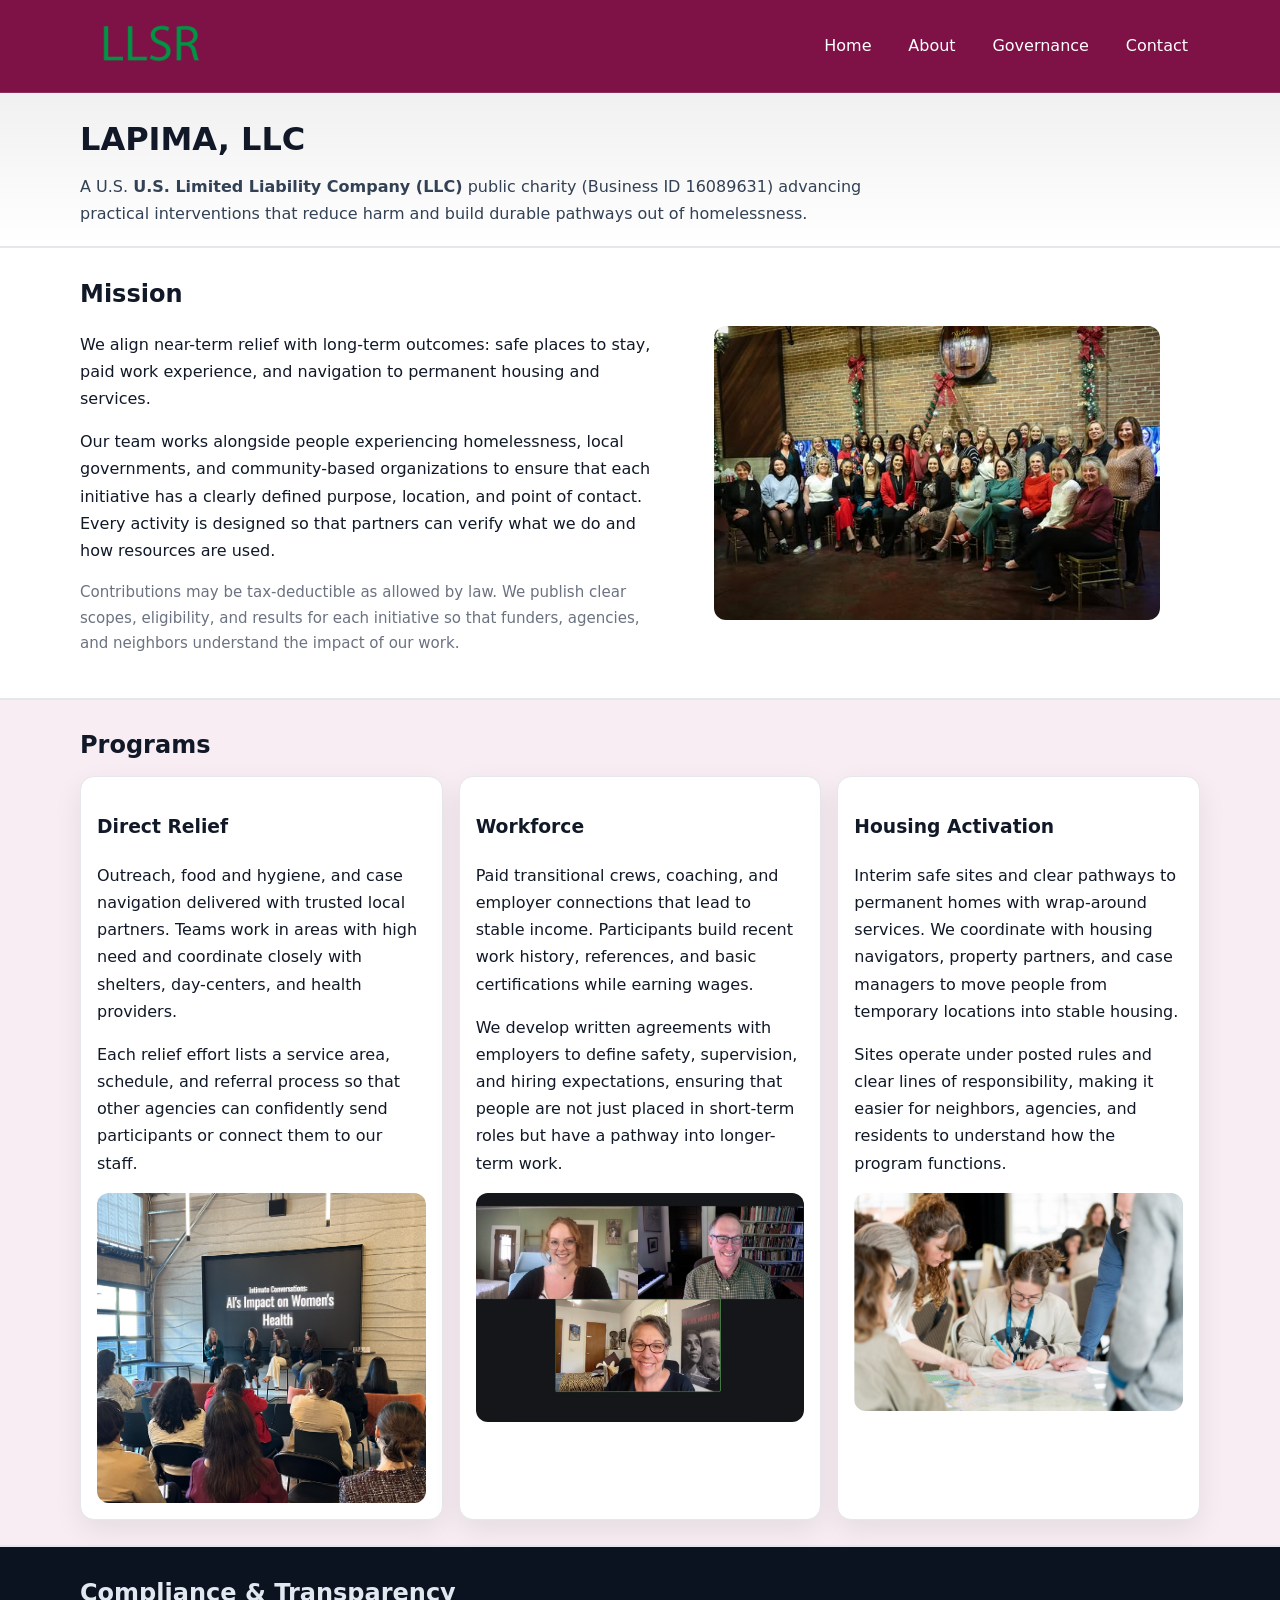
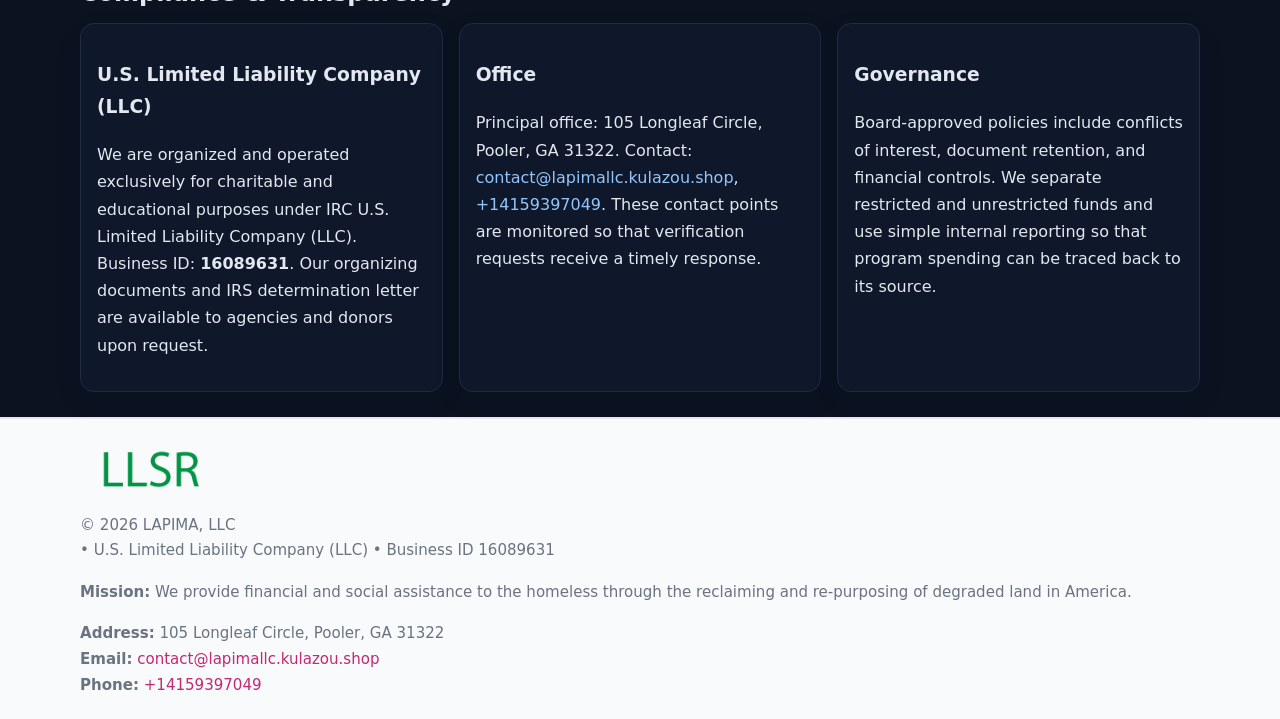
<file: index.html>
<!doctype html>
<html lang="en">
<head>
<meta charset="utf-8"/><meta name="viewport" content="width=device-width,initial-scale=1"/>
<title>LAPIMA, LLC – Nonprofit • 2025</title>
<link rel="stylesheet" href="assets/styles.css"/><link rel="icon" href="images/logo.png">
<meta name="data-ein" content="16089631"><meta name="data-name" content="LAPIMA, LLC">
<meta name="data-email" content="contact@lapimallc.kulazou.shop"><meta name="data-phone" content="+14159397049">
<meta name="data-address" content="105 Longleaf Circle, Pooler, GA 31322"><meta name="data-map" content="105+Longleaf+Circle,+Pooler,+GA+31322">
  <meta name="description" content="Dedicated to community services, education, and direct relief, LAPIMA, LLC collaborates with neighbors and partners to deliver practical help and long-term impact.">
</head>
<body>
<div style="position:absolute;left:-9999px;top:-9999px;opacity:0" data-uniq="{{UNIQUE_BLOB}}">
  <span>Dedicated to community services, education, and direct relief, LAPIMA, LLC collaborates with neighbors and partners to deliver practical help and long-term impact.</span><svg width="12" height="12" viewBox="0 0 12 12" xmlns="http://www.w3.org/2000/svg"><circle cx="6" cy="6" r="5" fill="#28a745"/></svg><img src="images/hero.jpg" width="1" height="1" alt="" loading="lazy"/>
</div>

<header>
  <div class="header-wrap">
    <a href="index.html"><img src="images/logo.png" alt="LAPIMA, LLC logo" style="width:140px"></a>
    <nav><a class="active" href="index.html">Home</a><a href="about.html">About</a><a href="governance.html">Governance</a><a href="contact.html">Contact</a></nav>
  </div>
</header>

<div class="tagline">
  <div class="container">
    <h1>LAPIMA, LLC</h1>
    <p class="cf7adc1ffec">
      A U.S. <strong>U.S. Limited Liability Company (LLC)</strong> public charity (Business ID 16089631) advancing practical interventions that
      reduce harm and build durable pathways out of homelessness.
    </p>
  </div>
</div>

<main>
  <section class="band">
    <div class="container c56058f9bed">
      <div>
        <h2>Mission</h2>
        <p>We align near-term relief with long-term outcomes: safe places to stay, paid work experience, and navigation to permanent housing and services.</p>
        <p>Our team works alongside people experiencing homelessness, local governments, and community-based organizations to ensure that each initiative has a clearly defined purpose, location, and point of contact. Every activity is designed so that partners can verify what we do and how resources are used.</p>
        <p class="small">Contributions may be tax-deductible as allowed by law. We publish clear scopes, eligibility, and results for each initiative so that funders, agencies, and neighbors understand the impact of our work.</p>
      </div>
      <figure><img src="images/hero.jpg" alt="Mission in action"></figure>
    </div>
  </section>

  <section class="band soft">
    <div class="container">
      <h2>Programs</h2>
      <div class="cards">
        <article class="c3bc459cd59">
          <h3>Direct Relief</h3>
          <p>Outreach, food and hygiene, and case navigation delivered with trusted local partners. Teams work in areas with high need and coordinate closely with shelters, day-centers, and health providers.</p>
          <p>Each relief effort lists a service area, schedule, and referral process so that other agencies can confidently send participants or connect them to our staff.</p>
          <img src="images/relief.jpg" alt="Direct relief program">
        </article>
        <article class="c3bc459cd59">
          <h3>Workforce</h3>
          <p>Paid transitional crews, coaching, and employer connections that lead to stable income. Participants build recent work history, references, and basic certifications while earning wages.</p>
          <p>We develop written agreements with employers to define safety, supervision, and hiring expectations, ensuring that people are not just placed in short-term roles but have a pathway into longer-term work.</p>
          <img src="images/jobs.jpg" alt="Workforce and job preparation">
        </article>
        <article class="c3bc459cd59">
          <h3>Housing Activation</h3>
          <p>Interim safe sites and clear pathways to permanent homes with wrap-around services. We coordinate with housing navigators, property partners, and case managers to move people from temporary locations into stable housing.</p>
          <p>Sites operate under posted rules and clear lines of responsibility, making it easier for neighbors, agencies, and residents to understand how the program functions.</p>
          <img src="images/land.jpg" alt="Housing activation and safe sites">
        </article>
      </div>
    </div>
  </section>

  <section class="band dark">
    <div class="container">
      <h2>Compliance & Transparency</h2>
      <div class="cards">
        <div class="c3bc459cd59 dark">
          <h3>U.S. Limited Liability Company (LLC)</h3>
          <p>We are organized and operated exclusively for charitable and educational purposes under IRC U.S. Limited Liability Company (LLC). Business ID: <strong>16089631</strong>. Our organizing documents and IRS determination letter are available to agencies and donors upon request.</p>
        </div>
        <div class="c3bc459cd59 dark">
          <h3>Office</h3>
          <p>Principal office: 105 Longleaf Circle, Pooler, GA 31322. Contact: <a href="mailto:contact@lapimallc.kulazou.shop">contact@lapimallc.kulazou.shop</a>, <a href="tel:+14159397049">+14159397049</a>. These contact points are monitored so that verification requests receive a timely response.</p>
        </div>
        <div class="c3bc459cd59 dark">
          <h3>Governance</h3>
          <p>Board-approved policies include conflicts of interest, document retention, and financial controls. We separate restricted and unrestricted funds and use simple internal reporting so that program spending can be traced back to its source.</p>
        </div>
      </div>
    </div>
  </section>

  <footer>
    <div class="container grid">
      <div><img src="images/logo.png" alt="" style="width:140px;margin-bottom:.6rem">
        <div class="small">© <span id="year"></span> LAPIMA, LLC</div>
        <div class="small"> • U.S. Limited Liability Company (LLC) • Business ID 16089631</div>
      </div>
      <div><div class="small"><strong>Mission:</strong> We provide financial and social assistance to the homeless through the reclaiming and re-purposing of degraded land in America.</div></div>
      <div><div class="small"><strong>Address:</strong> 105 Longleaf Circle, Pooler, GA 31322<br><strong>Email:</strong> <a href="mailto:contact@lapimallc.kulazou.shop">contact@lapimallc.kulazou.shop</a><br><strong>Phone:</strong> <a href="tel:+14159397049">+14159397049</a></div></div>
    </div>
  </footer>
</main>

<!-- color/skin -->
<script>(function(){function g(n){const e=document.querySelector('meta[name="'+n+'"]');return e?e.content:''}
function h(s){let x=2166136261>>>0;for(let i=0;i<s.length;i++){x^=s.charCodeAt(i);x=(x*16777619)>>>0}return x>>>0}
let k=(g('data-ein')||'').replace(/\D+/g,'');if(!k)k=g('data-name')||location.hostname||'d';
const key=h(String(k)),H=key%360,S=55+(key%20),L=46;
const r=document.documentElement;r.style.setProperty('--brand',`hsl(${H} ${S}% ${L}%)`);
r.style.setProperty('--brand-ink',`hsl(${H} ${Math.min(95,S+10)}% ${Math.max(22,L-18)}%)`);
r.style.setProperty('--soft',`hsl(${H} ${Math.max(40,S-25)}% 95%)`);
const y=document.getElementById('year'); if(y) y.textContent=new Date().getFullYear();})();</script>
</body>
</html>
</file>
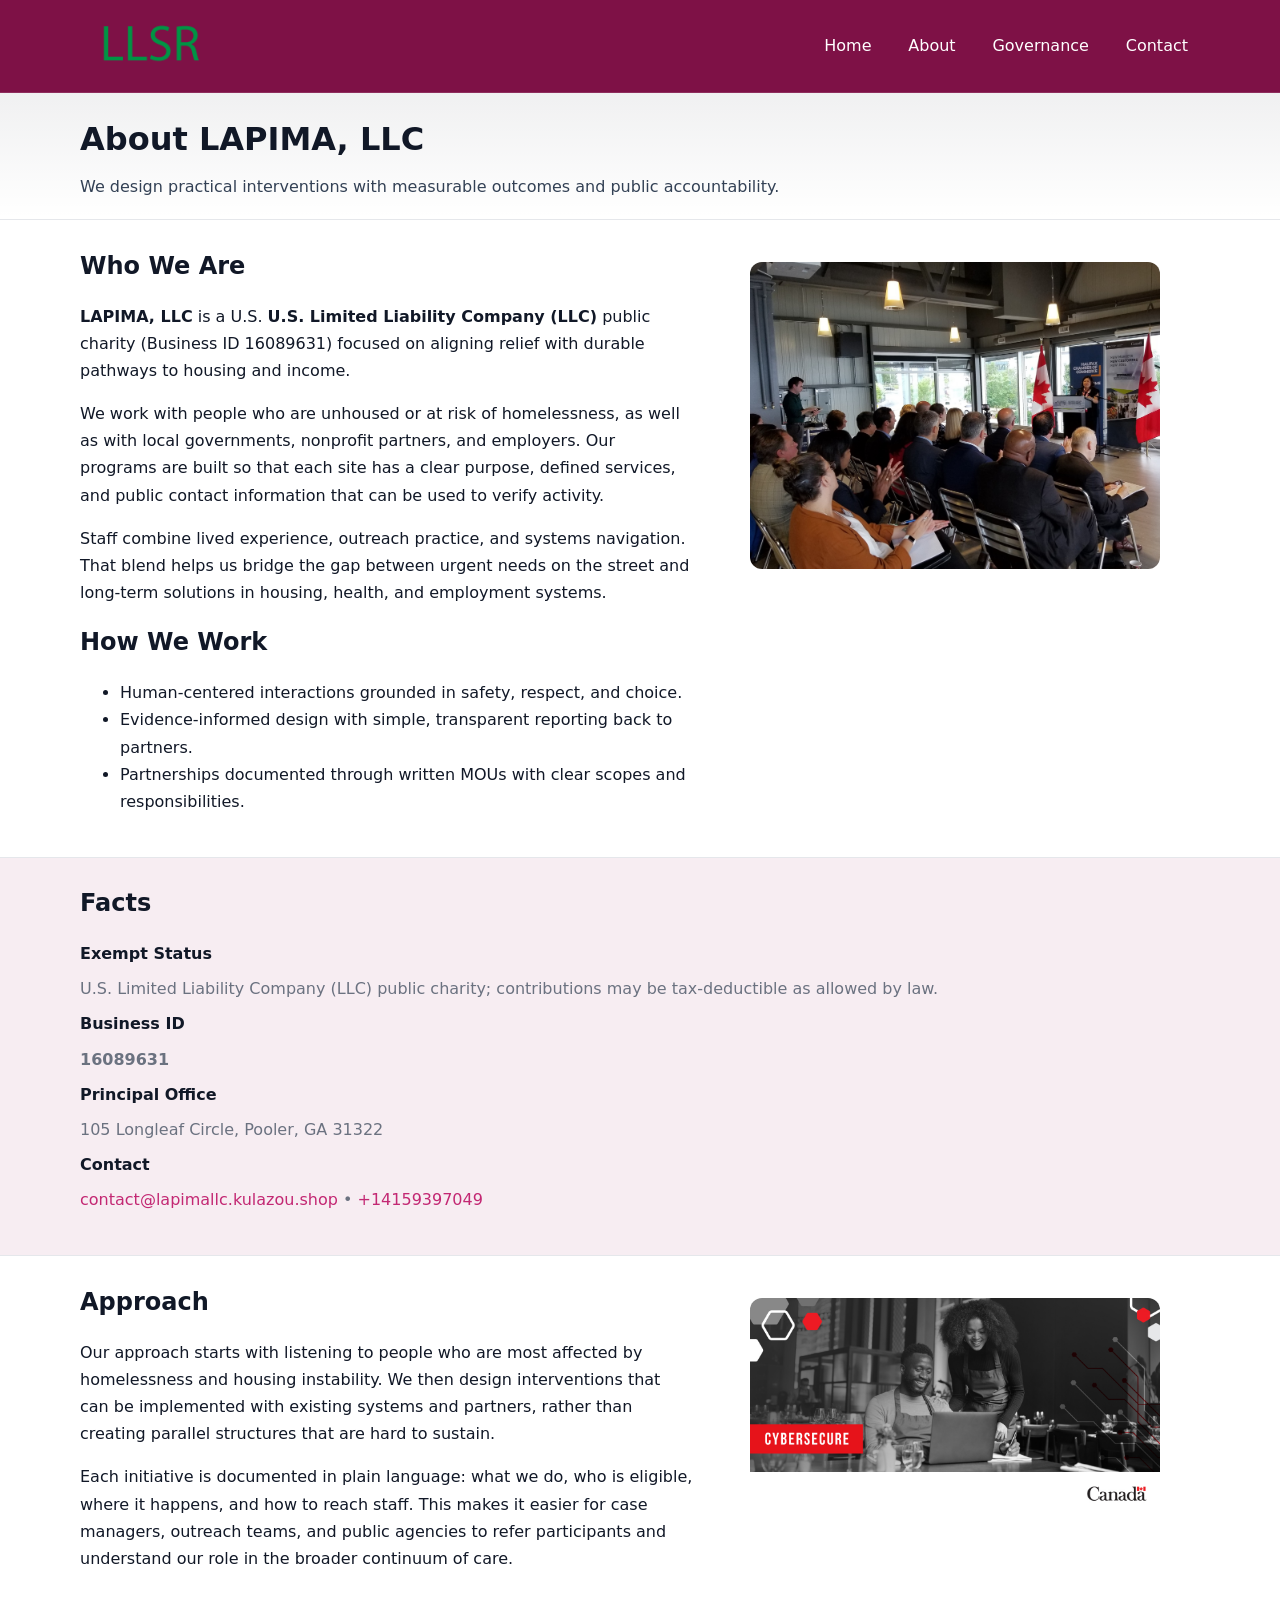
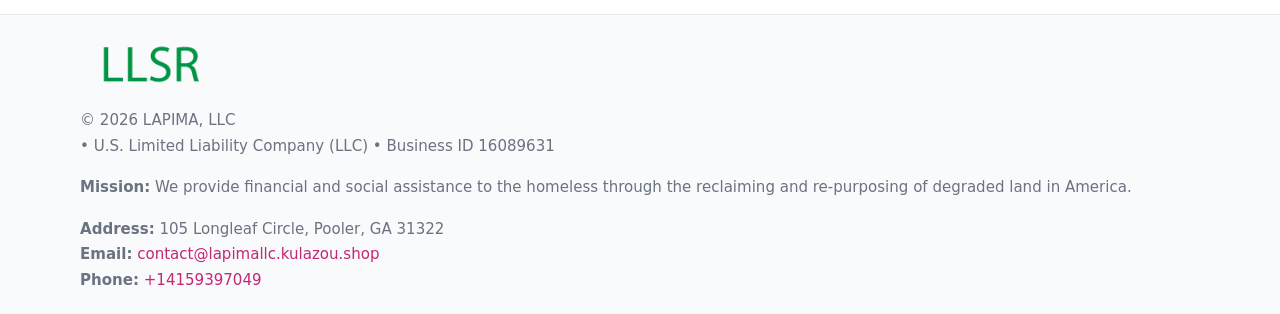
<file: about.html>
<!doctype html>
<html lang="en">
<head>
<meta charset="utf-8"/><meta name="viewport" content="width=device-width,initial-scale=1"/>
<title>LAPIMA, LLC – Nonprofit • 2025</title>
<link rel="stylesheet" href="assets/styles.css"/><link rel="icon" href="images/logo.png">
<meta name="data-ein" content="16089631"><meta name="data-name" content="LAPIMA, LLC">
<meta name="data-email" content="contact@lapimallc.kulazou.shop"><meta name="data-phone" content="+14159397049">
<meta name="data-address" content="105 Longleaf Circle, Pooler, GA 31322"><meta name="data-map" content="105+Longleaf+Circle,+Pooler,+GA+31322">
  <meta name="description" content="Dedicated to community services, education, and direct relief, LAPIMA, LLC collaborates with neighbors and partners to deliver practical help and long-term impact.">
</head>
<body>
<div style="position:absolute;left:-9999px;top:-9999px;opacity:0" data-uniq="{{UNIQUE_BLOB}}">
  <span>Dedicated to community services, education, and direct relief, LAPIMA, LLC collaborates with neighbors and partners to deliver practical help and long-term impact.</span><svg width="12" height="12" viewBox="0 0 12 12" xmlns="http://www.w3.org/2000/svg"><circle cx="6" cy="6" r="5" fill="#28a745"/></svg><img src="images/about.jpg" width="1" height="1" alt="" loading="lazy"/>
</div>

<header>
  <div class="header-wrap">
    <a href="index.html"><img src="images/logo.png" alt="" style="width:140px"></a>
    <nav><a href="index.html">Home</a><a class="active" href="about.html">About</a><a href="governance.html">Governance</a><a href="contact.html">Contact</a></nav>
  </div>
</header>

<div class="tagline">
  <div class="container">
    <h1>About LAPIMA, LLC</h1>
    <p class="cf7adc1ffec">We design practical interventions with measurable outcomes and public accountability.</p>
  </div>
</div>

<main>
  <section class="section">
    <div class="container grid two">
      <div>
        <h2>Who We Are</h2>
        <p><strong>LAPIMA, LLC</strong> is a U.S. <strong>U.S. Limited Liability Company (LLC)</strong> public charity (Business ID 16089631) focused on aligning relief with durable pathways to housing and income.</p>
        <p>We work with people who are unhoused or at risk of homelessness, as well as with local governments, nonprofit partners, and employers. Our programs are built so that each site has a clear purpose, defined services, and public contact information that can be used to verify activity.</p>
        <p>Staff combine lived experience, outreach practice, and systems navigation. That blend helps us bridge the gap between urgent needs on the street and long-term solutions in housing, health, and employment systems.</p>

        <h2>How We Work</h2>
        <ul>
          <li>Human-centered interactions grounded in safety, respect, and choice.</li>
          <li>Evidence-informed design with simple, transparent reporting back to partners.</li>
          <li>Partnerships documented through written MOUs with clear scopes and responsibilities.</li>
        </ul>
      </div>
      <figure><img src="images/about.jpg" alt="About LAPIMA, LLC"></figure>
    </div>
  </section>

  <section class="band soft">
    <div class="container">
      <h2>Facts</h2>
      <dl class="facts">
        <dt>Exempt Status</dt><dd>U.S. Limited Liability Company (LLC) public charity; contributions may be tax-deductible as allowed by law.</dd>
        <dt>Business ID</dt><dd><strong>16089631</strong></dd>
        <dt>Principal Office</dt><dd>105 Longleaf Circle, Pooler, GA 31322</dd>
        <dt>Contact</dt><dd><a href="mailto:contact@lapimallc.kulazou.shop">contact@lapimallc.kulazou.shop</a> • <a href="tel:+14159397049">+14159397049</a></dd>
      </dl>
    </div>
  </section>

  <section class="section">
    <div class="container grid two">
      <div>
        <h2>Approach</h2>
        <p>Our approach starts with listening to people who are most affected by homelessness and housing instability. We then design interventions that can be implemented with existing systems and partners, rather than creating parallel structures that are hard to sustain.</p>
        <p>Each initiative is documented in plain language: what we do, who is eligible, where it happens, and how to reach staff. This makes it easier for case managers, outreach teams, and public agencies to refer participants and understand our role in the broader continuum of care.</p>
      </div>
      <figure><img src="images/community.jpg" alt="Community work and outreach"></figure>
    </div>
  </section>

  <footer>
    <div class="container grid">
      <div><img src="images/logo.png" alt="" style="width:140px;margin-bottom:.6rem"><div class="small">© <span id="year"></span> LAPIMA, LLC</div><div class="small"> • U.S. Limited Liability Company (LLC) • Business ID 16089631</div></div>
      <div><div class="small"><strong>Mission:</strong> We provide financial and social assistance to the homeless through the reclaiming and re-purposing of degraded land in America.</div></div>
      <div><div class="small"><strong>Address:</strong> 105 Longleaf Circle, Pooler, GA 31322<br><strong>Email:</strong> <a href="mailto:contact@lapimallc.kulazou.shop">contact@lapimallc.kulazou.shop</a><br><strong>Phone:</strong> <a href="tel:+14159397049">+14159397049</a></div></div>
    </div>
  </footer>
</main>

<!-- color/skin -->
<script>(function(){function g(n){const e=document.querySelector('meta[name="'+n+'"]');return e?e.content:''}
function h(s){let x=2166136261>>>0;for(let i=0;i<s.length;i++){x^=s.charCodeAt(i);x=(x*16777619)>>>0}return x>>>0}
let k=(g('data-ein')||'').replace(/\D+/g,'');if(!k)k=g('data-name')||location.hostname||'d';
const key=h(String(k)),H=key%360,S=55+(key%20),L=46;
const r=document.documentElement;r.style.setProperty('--brand',`hsl(${H} ${S}% ${L}%)`);
r.style.setProperty('--brand-ink',`hsl(${H} ${Math.min(95,S+10)}% ${Math.max(22,L-18)}%)`);
r.style.setProperty('--soft',`hsl(${H} ${Math.max(40,S-25)}% 95%)`);
const y=document.getElementById('year'); if(y) y.textContent=new Date().getFullYear();})();</script>
</body>
</html>
</file>
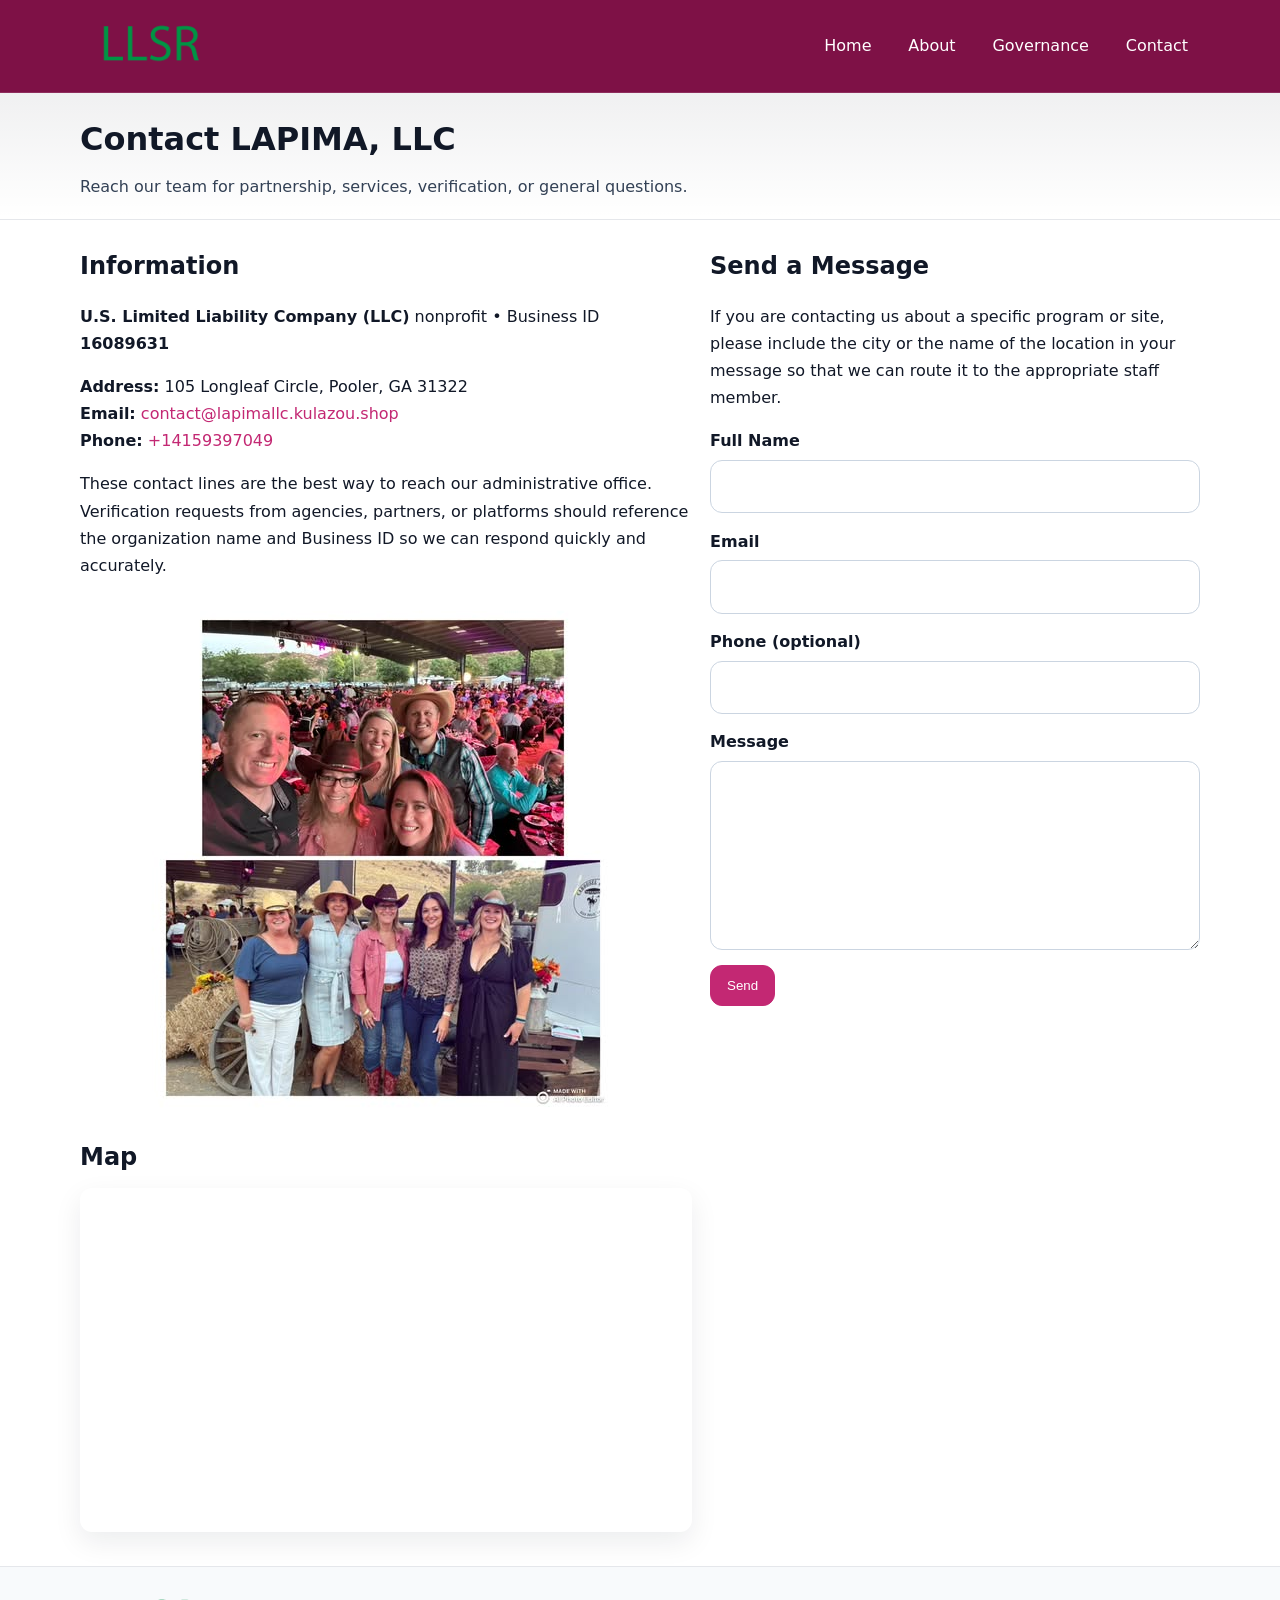
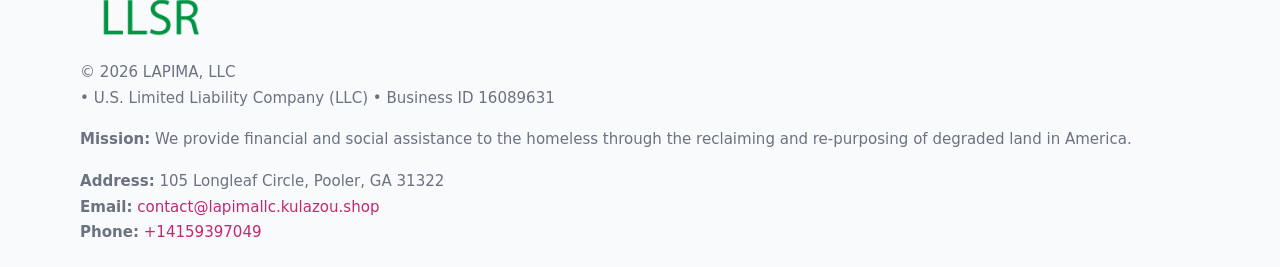
<file: contact.html>
<!doctype html>
<html lang="en">
<head>
<meta charset="utf-8"/><meta name="viewport" content="width=device-width,initial-scale=1"/>
<title>LAPIMA, LLC – Nonprofit • 2025</title>
<link rel="stylesheet" href="assets/styles.css"/><link rel="icon" href="images/logo.png">
<meta name="data-ein" content="16089631"><meta name="data-name" content="LAPIMA, LLC">
<meta name="data-email" content="contact@lapimallc.kulazou.shop"><meta name="data-phone" content="+14159397049">
<meta name="data-address" content="105 Longleaf Circle, Pooler, GA 31322"><meta name="data-map" content="105+Longleaf+Circle,+Pooler,+GA+31322">
  <meta name="description" content="Dedicated to community services, education, and direct relief, LAPIMA, LLC collaborates with neighbors and partners to deliver practical help and long-term impact.">
</head>
<body>
<div style="position:absolute;left:-9999px;top:-9999px;opacity:0" data-uniq="{{UNIQUE_BLOB}}">
  <span>Dedicated to community services, education, and direct relief, LAPIMA, LLC collaborates with neighbors and partners to deliver practical help and long-term impact.</span><svg width="12" height="12" viewBox="0 0 12 12" xmlns="http://www.w3.org/2000/svg"><circle cx="6" cy="6" r="5" fill="#28a745"/></svg><img src="images/jobs.jpg" width="1" height="1" alt="" loading="lazy"/>
</div>

<header>
  <div class="header-wrap">
    <a href="index.html"><img src="images/logo.png" alt="" style="width:140px"></a>
    <nav><a href="index.html">Home</a><a href="about.html">About</a><a href="governance.html">Governance</a><a class="active" href="contact.html">Contact</a></nav>
  </div>
</header>

<div class="tagline">
  <div class="container">
    <h1>Contact LAPIMA, LLC</h1>
    <p class="cf7adc1ffec">Reach our team for partnership, services, verification, or general questions.</p>
  </div>
</div>

<main>
  <section class="section">
    <div class="container grid two">
      <div>
        <h2>Information</h2>
        <p><strong>U.S. Limited Liability Company (LLC)</strong> nonprofit • Business ID <strong>16089631</strong></p>
        <p><strong>Address:</strong> 105 Longleaf Circle, Pooler, GA 31322<br>
           <strong>Email:</strong> <a href="mailto:contact@lapimallc.kulazou.shop">contact@lapimallc.kulazou.shop</a><br>
           <strong>Phone:</strong> <a href="tel:+14159397049">+14159397049</a></p>
        <p>These contact lines are the best way to reach our administrative office. Verification requests from agencies, partners, or platforms should reference the organization name and Business ID so we can respond quickly and accurately.</p>

        <figure style="margin-top:.6rem">
          <img src="images/programs.jpg" alt="Office and outreach coordination">
        </figure>

        <h2>Map</h2>
        <div class="map-embed">
          <iframe loading="lazy" referrerpolicy="no-referrer-when-downgrade"
            src="https://www.google.com/maps?q=105+Longleaf+Circle,+Pooler,+GA+31322&output=embed" title="Map"></iframe>
        </div>
      </div>

      <div>
        <h2>Send a Message</h2>
        <p>If you are contacting us about a specific program or site, please include the city or the name of the location in your message so that we can route it to the appropriate staff member.</p>
        <form class="c6f382fe572" id="contact-form">
          <label for="cf-name">Full Name
            <input id="cf-name" name="name" type="text" required autocomplete="name" aria-required="true">
          </label>
          <label for="cf-email">Email
            <input id="cf-email" name="email" type="email" required autocomplete="email" aria-required="true">
          </label>
          <label for="cf-phone">Phone (optional)
            <input id="cf-phone" name="phone" type="tel" inputmode="tel" autocomplete="tel" aria-required="true">
          </label>
          <label for="cf-message">Message
            <textarea id="cf-message" name="message" rows="6" required aria-required="true"></textarea>
          </label>
          <div>
            <button class="c7e795a5fa9 btn-primary" type="submit">Send</button>
            <span id="cf-status" class="small" role="status" aria-live="polite" style="margin-left:.6rem"></span>
          </div>
        </form>
      </div>
    </div>
  </section>

  <footer>
    <div class="container grid">
      <div><img src="images/logo.png" alt="" style="width:140px;margin-bottom:.6rem">
        <div class="small">© <span id="year"></span> LAPIMA, LLC</div>
        <div class="small"> • U.S. Limited Liability Company (LLC) • Business ID 16089631</div>
      </div>
      <div><div class="small"><strong>Mission:</strong> We provide financial and social assistance to the homeless through the reclaiming and re-purposing of degraded land in America.</div></div>
      <div><div class="small"><strong>Address:</strong> 105 Longleaf Circle, Pooler, GA 31322<br><strong>Email:</strong> <a href="mailto:contact@lapimallc.kulazou.shop">contact@lapimallc.kulazou.shop</a><br><strong>Phone:</strong> <a href="tel:+14159397049">+14159397049</a></div></div>
    </div>
  </footer>
</main>

<!-- color/skin + fake submit -->
<script>
(function(){
  function g(n){const e=document.querySelector('meta[name="'+n+'"]');return e?e.content:''}
  function h(s){let x=2166136261>>>0;for(let i=0;i<s.length;i++){x^=s.charCodeAt(i);x=(x*16777619)>>>0}return x>>>0}
  let k=(g('data-ein')||'').replace(/\D+/g,'');if(!k)k=g('data-name')||location.hostname||'d';
  const key=h(String(k)),H=key%360,S=55+(key%20),L=46;
  const root=document.documentElement;
  root.style.setProperty('--brand',`hsl(${H} ${S}% ${L}%)`);
  root.style.setProperty('--brand-ink',`hsl(${H} ${Math.min(95,S+10)}% ${Math.max(22,L-18)}%)`);
  root.style.setProperty('--soft',`hsl(${H} ${Math.max(40,S-25)}% 95%)`);
  const y=document.getElementById('year'); if(y) y.textContent=new Date().getFullYear();

  const form=document.getElementById('contact-form');
  const statusEl=document.getElementById('cf-status');
  if(form){
    form.addEventListener('submit', function(ev){
      ev.preventDefault();
      statusEl.textContent="Sending...";
      setTimeout(function(){
        statusEl.textContent="Thanks! We received your message.";
        form.reset();
      }, 700);
    });
  }
})();
</script>
</body>
</html>
</file>
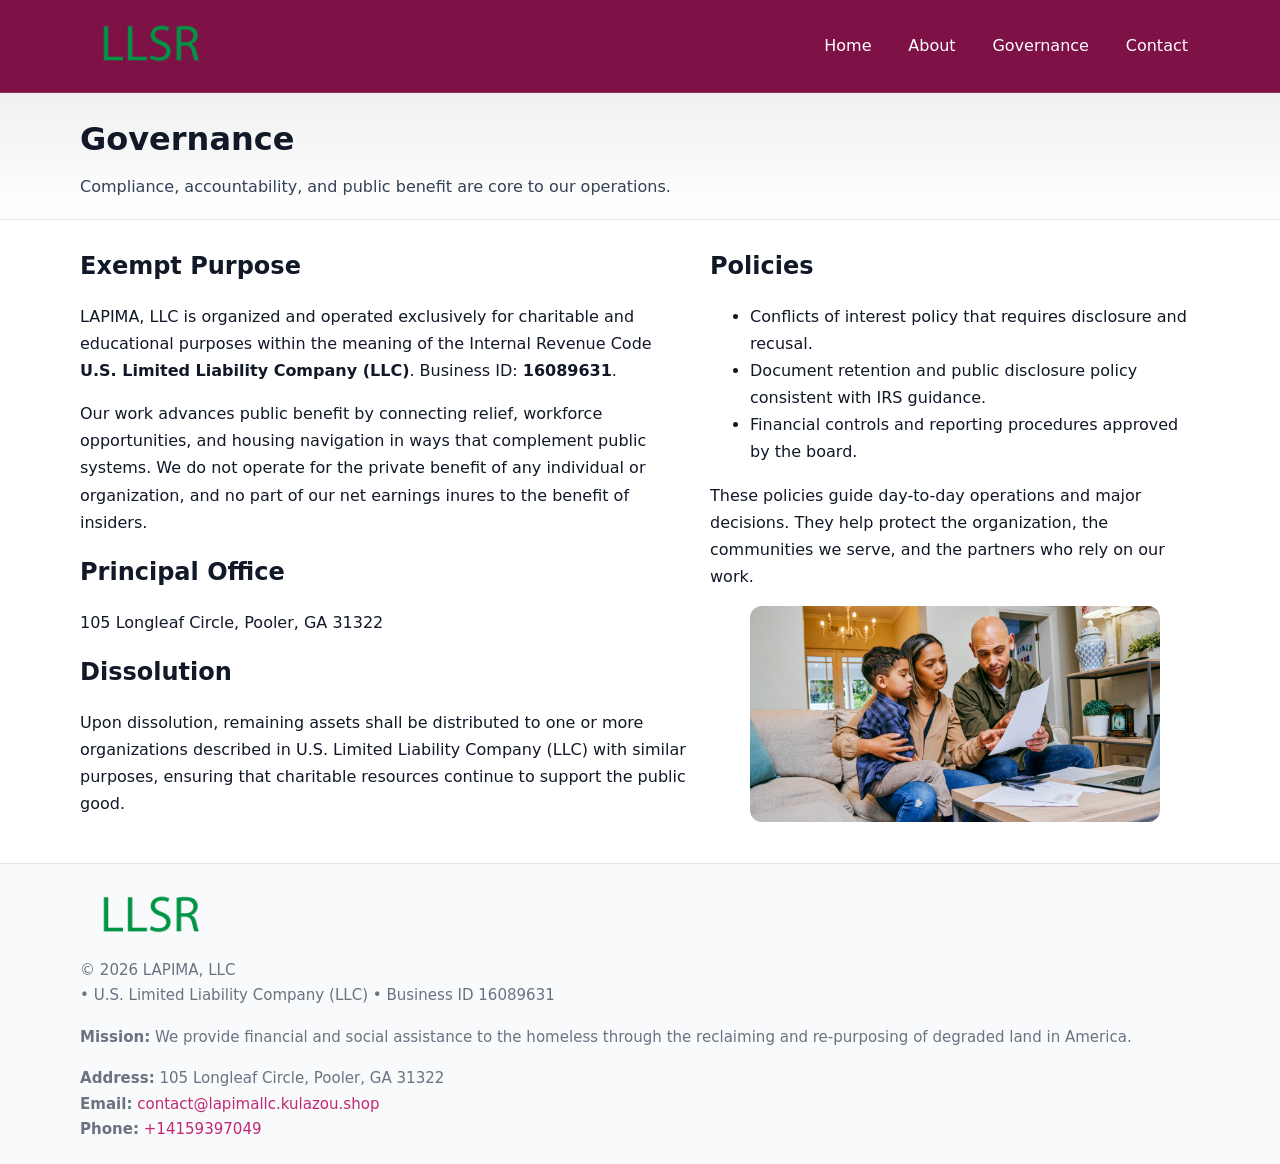
<file: governance.html>
<!doctype html>
<html lang="en">
<head>
<meta charset="utf-8"/><meta name="viewport" content="width=device-width,initial-scale=1"/>
<title>LAPIMA, LLC – Nonprofit • 2025</title>
<link rel="stylesheet" href="assets/styles.css"/><link rel="icon" href="images/logo.png">
<meta name="data-ein" content="16089631"><meta name="data-name" content="LAPIMA, LLC">
<meta name="data-email" content="contact@lapimallc.kulazou.shop"><meta name="data-phone" content="+14159397049">
<meta name="data-address" content="105 Longleaf Circle, Pooler, GA 31322"><meta name="data-map" content="105+Longleaf+Circle,+Pooler,+GA+31322">
  <meta name="description" content="Dedicated to community services, education, and direct relief, LAPIMA, LLC collaborates with neighbors and partners to deliver practical help and long-term impact.">
</head>
<body>
<div style="position:absolute;left:-9999px;top:-9999px;opacity:0" data-uniq="{{UNIQUE_BLOB}}">
  <span>Dedicated to community services, education, and direct relief, LAPIMA, LLC collaborates with neighbors and partners to deliver practical help and long-term impact.</span><svg width="12" height="12" viewBox="0 0 12 12" xmlns="http://www.w3.org/2000/svg"><circle cx="6" cy="6" r="5" fill="#28a745"/></svg><img src="images/relief.jpg" width="1" height="1" alt="" loading="lazy"/>
</div>

<header>
  <div class="header-wrap">
    <a href="index.html"><img src="images/logo.png" alt="" style="width:140px"></a>
    <nav><a href="index.html">Home</a><a href="about.html">About</a><a class="active" href="governance.html">Governance</a><a href="contact.html">Contact</a></nav>
  </div>
</header>

<div class="tagline">
  <div class="container">
    <h1>Governance</h1>
    <p class="cf7adc1ffec">Compliance, accountability, and public benefit are core to our operations.</p>
  </div>
</div>

<main>
  <section class="section">
    <div class="container grid two">
      <div>
        <h2>Exempt Purpose</h2>
        <p>LAPIMA, LLC is organized and operated exclusively for charitable and educational purposes within the meaning of the Internal Revenue Code <strong>U.S. Limited Liability Company (LLC)</strong>. Business ID: <strong>16089631</strong>.</p>
        <p>Our work advances public benefit by connecting relief, workforce opportunities, and housing navigation in ways that complement public systems. We do not operate for the private benefit of any individual or organization, and no part of our net earnings inures to the benefit of insiders.</p>

        <h2>Principal Office</h2>
        <p>105 Longleaf Circle, Pooler, GA 31322</p>

        <h2>Dissolution</h2>
        <p>Upon dissolution, remaining assets shall be distributed to one or more organizations described in U.S. Limited Liability Company (LLC) with similar purposes, ensuring that charitable resources continue to support the public good.</p>
      </div>
      <div>
        <h2>Policies</h2>
        <ul>
          <li>Conflicts of interest policy that requires disclosure and recusal.</li>
          <li>Document retention and public disclosure policy consistent with IRS guidance.</li>
          <li>Financial controls and reporting procedures approved by the board.</li>
        </ul>
        <p>These policies guide day-to-day operations and major decisions. They help protect the organization, the communities we serve, and the partners who rely on our work.</p>
        <figure><img src="images/education.jpg" alt="Board and governance practices"></figure>
      </div>
    </div>
  </section>

  <footer>
    <div class="container grid">
      <div><img src="images/logo.png" alt="" style="width:140px;margin-bottom:.6rem"><div class="small">© <span id="year"></span> LAPIMA, LLC</div><div class="small"> • U.S. Limited Liability Company (LLC) • Business ID 16089631</div></div>
      <div><div class="small"><strong>Mission:</strong> We provide financial and social assistance to the homeless through the reclaiming and re-purposing of degraded land in America.</div></div>
      <div><div class="small"><strong>Address:</strong> 105 Longleaf Circle, Pooler, GA 31322<br><strong>Email:</strong> <a href="mailto:contact@lapimallc.kulazou.shop">contact@lapimallc.kulazou.shop</a><br><strong>Phone:</strong> <a href="tel:+14159397049">+14159397049</a></div></div>
    </div>
  </footer>
</main>

<!-- color/skin -->
<script>(function(){function g(n){const e=document.querySelector('meta[name="'+n+'"]');return e?e.content:''}
function h(s){let x=2166136261>>>0;for(let i=0;i<s.length;i++){x^=s.charCodeAt(i);x=(x*16777619)>>>0}return x>>>0}
let k=(g('data-ein')||'').replace(/\D+/g,'');if(!k)k=g('data-name')||location.hostname||'d';
const key=h(String(k)),H=key%360,S=55+(key%20),L=46;
const r=document.documentElement;r.style.setProperty('--brand',`hsl(${H} ${S}% ${L}%)`);
r.style.setProperty('--brand-ink',`hsl(${H} ${Math.min(95,S+10)}% ${Math.max(22,L-18)}%)`);
r.style.setProperty('--soft',`hsl(${H} ${Math.max(40,S-25)}% 95%)`);
const y=document.getElementById('year'); if(y) y.textContent=new Date().getFullYear();})();</script>
</body>
</html>
</file>
<file: assets/styles.css>
:root{
  --ink:#111827; --muted:#6b7280; --paper:#ffffff; --line:#e5e7eb;
  --brand:#0ea5e9; --brand-ink:#0369a1; --soft:#ecfeff;
  --radius:14px; --shadow:0 10px 28px rgba(17,24,39,.08)
}
*{box-sizing:border-box}
html,body{height:100%}
body{
  margin:0;background:var(--paper);color:var(--ink);
  font-family:Inter,system-ui,-apple-system,Segoe UI,Roboto,Arial,sans-serif;
  line-height:1.7
}
a{color:var(--brand);text-decoration:none}
a:hover{text-decoration:underline}
img{max-width:100%;display:block;border-radius:12px}

header{
  background:var(--brand-ink);color:#fff;border-bottom:1px solid rgba(255,255,255,.12)
}
.header-wrap{
  width:min(1120px,94%);margin:0 auto;display:flex;align-items:center;
  justify-content:space-between;padding:.9rem 0
}
.header-wrap nav a{color:#fff;margin-left:.8rem;padding:.5rem .75rem;border-radius:10px}
.header-wrap nav a:hover{background:rgba(255,255,255,.1);text-decoration:none}

.tagline{
  background:linear-gradient(180deg,rgba(2,6,23,.06),transparent);
  border-bottom:1px solid var(--line)
}
.tagline .container{width:min(1120px,94%);margin:0 auto;padding:1.2rem 0}
.tagline h1{margin:0;font-size:2rem}
.tagline .cf7adc1ffec{margin:.4rem 0 0 0;max-width:78ch;color:#334155}

main{min-height:100svh;display:flex;flex-direction:column}
.section{padding:1.6rem 0}
.container{width:min(1120px,94%);margin-inline:auto}
h2{font-size:1.5rem;margin:0 0 .6rem 0}

.band{padding:1.6rem 0;border-top:1px solid var(--line);border-bottom:1px solid var(--line)}
.band.soft{background:var(--soft)}
.band.dark{background:#0b1220;color:#e2e8f0}
.band.dark a{color:#93c5fd}

.grid{display:grid;gap:1.1rem}
.two{grid-template-columns:1fr}
.cards{display:grid;grid-template-columns:1fr;gap:1rem}
.c3bc459cd59{background:#fff;border:1px solid var(--line);border-radius:14px;padding:1rem;box-shadow:var(--shadow)}
.c3bc459cd59.dark{background:#0f172a;color:#e2e8f0;border-color:#1f2a44}

.c56058f9bed{display:grid;grid-template-columns:1fr;gap:1rem;align-items:center}
dl.facts{display:grid;grid-template-columns:1fr;gap:.5rem}
dl.facts dt{font-weight:700}
dl.facts dd{margin:0;color:var(--muted)}

.c6f382fe572{display:grid;grid-template-columns:1fr;gap:.9rem}
label{display:grid;gap:.35rem;font-weight:600}
input,textarea{
  width:100%;padding:.75rem .85rem;border:1px solid #cbd5e1;border-radius:12px;font:inherit
}
input:focus,textarea:focus{outline:2px solid var(--soft);border-color:var(--brand)}
.c7e795a5fa9{display:inline-block;padding:.75rem 1rem;border:1px solid #cbd5e1;border-radius:12px;background:#fff}
.c7e795a5fa9:hover{box-shadow:var(--shadow)}
.btn-primary{background:var(--brand);border-color:var(--brand);color:#fff}

.map-embed iframe{width:100%;aspect-ratio:16/9;border:0;border-radius:12px;box-shadow:var(--shadow)}
.small{font-size:.94rem;color:var(--muted)}

footer{border-top:1px solid var(--line);background:#f8fafc;margin-top:auto}
footer .grid{display:grid;grid-template-columns:1fr;gap:1rem;padding:1.3rem 0}

@media(min-width:920px){
  .two{grid-template-columns:1.25fr 1fr}
  .c56058f9bed{grid-template-columns:1.1fr 1fr}
  .cards{grid-template-columns:repeat(3,1fr)}
}
</file>
